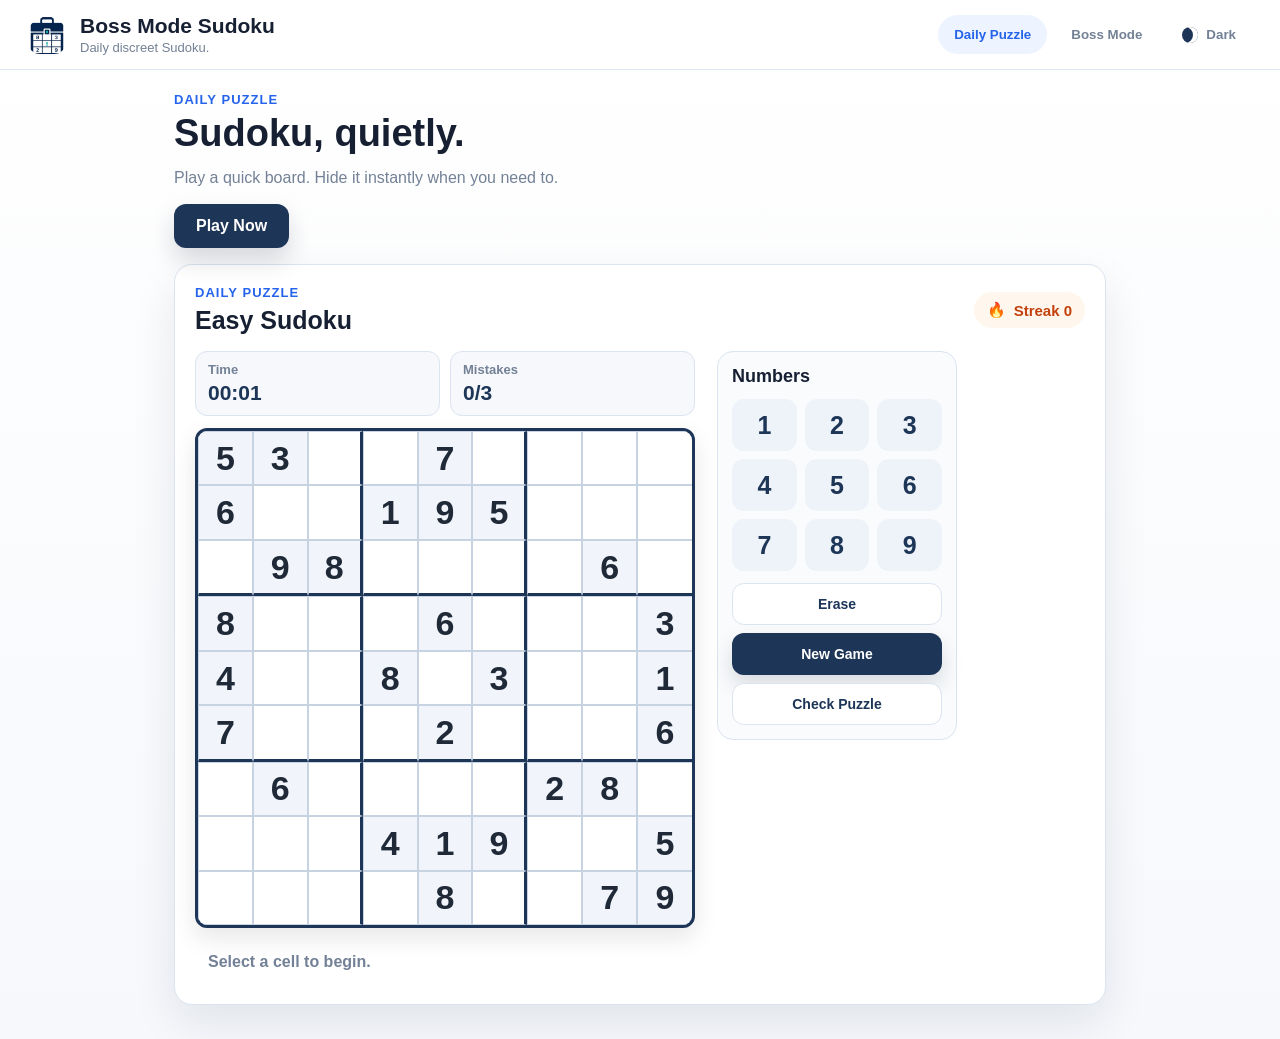
<file: index.html>
<!DOCTYPE html>
<html lang="en">
<head>
  <meta charset="UTF-8" />
  <meta name="viewport" content="width=device-width, initial-scale=1.0"/>
  <title>Boss Mode Sudoku | The Sudoku That Hides Instantly</title>

  <meta
    name="description"
    content="Play Boss Mode Sudoku online. Solve Sudoku and instantly switch to a fake work dashboard."
  />

  <meta
    name="keywords"
    content="sudoku online, sudoku game, boss mode sudoku, office game, hidden game, work mode game"
  />

  <link rel="stylesheet" href="style.css" />
  <link rel="icon" type="image/png" href="assets/logo-icon-transparent.png" />
</head>
<body>

<div class="boss-hotspot" id="bossHotspot" aria-hidden="true"></div>

<header class="app-header">

  <div class="brand">
    <div class="brand-icon">
      <img src="assets/logo-icon-transparent.png" alt="Boss Mode Sudoku logo" />
    </div>

    <div>
      <h1>Boss Mode Sudoku</h1>
      <p>Daily discreet Sudoku.</p>
    </div>
  </div>

  <nav class="header-nav">
    <button class="nav-item active">Daily Puzzle</button>
    <button class="nav-item" id="bossModeBtn">Boss Mode</button>
    <button class="nav-item theme-toggle" id="themeToggle" type="button" aria-pressed="false">
      <span class="theme-toggle-icon" aria-hidden="true"></span>
      <span id="themeToggleText">Dark</span>
    </button>
  </nav>

</header>

<main class="app-shell">

  <section class="hero">

    <span class="eyebrow">Daily Puzzle</span>

    <h2>Sudoku, quietly.</h2>

    <p>Play a quick board. Hide it instantly when you need to.</p>

    <button class="hero-play-btn" id="playNowBtn">Play Now</button>

  </section>

  <section class="game-card">

    <div class="game-top">

      <div>
        <span class="eyebrow">Daily Puzzle</span>
        <h2>Easy Sudoku</h2>
      </div>

      <div class="status-pill">
        <span>&#128293;</span>
        <strong id="streakText">Streak 0</strong>
      </div>

    </div>

    <div class="game-layout">

      <section class="board-wrap">

        <div class="board-header">

          <div class="info-box">
            <span>Time</span>
            <strong id="timer">00:00</strong>
          </div>

          <div class="info-box">
            <span>Mistakes</span>
            <strong id="errors">0/3</strong>
          </div>

        </div>

        <div class="sudoku-board" id="sudokuBoard"></div>

        <p class="message" id="message">Select a cell to begin.</p>

        <button id="shareBtn" class="share-btn hidden">
          Share Result
        </button>

      </section>

      <aside class="side-panel">

        <div class="panel-title">
          <h3>Numbers</h3>
          <p>Click a cell and choose a number.</p>
        </div>

        <div class="number-pad" id="numberPad">
          <button>1</button>
          <button>2</button>
          <button>3</button>
          <button>4</button>
          <button>5</button>
          <button>6</button>
          <button>7</button>
          <button>8</button>
          <button>9</button>
        </div>

        <div class="actions">
          <button class="secondary-btn" id="eraseBtn">Erase</button>
          <button class="primary-btn" id="newGameBtn">New Game</button>
          <button class="secondary-btn" id="checkBtn">Check Puzzle</button>
        </div>

        <div class="focus-box">
          <div>
            <strong>Boss Mode</strong>
            <span>
              Move the mouse left and right several times or click Boss Mode.
            </span>
          </div>

          <div class="focus-dot"></div>
        </div>

        <div class="leaderboard-box">

          <div class="leaderboard-header">
            <div>
              <strong>Leaderboard</strong>
              <span>Best local times</span>
            </div>

            <button id="clearLeaderboardBtn">Clear</button>
          </div>

          <ol id="leaderboardList" class="leaderboard-list"></ol>

        </div>

      </aside>

    </div>

  </section>

  <!-- SEO SECTION -->

  <section class="seo-section">

    <div class="seo-card">
      <h3>What is Boss Mode Sudoku?</h3>

      <p>
        Boss Mode Sudoku is an online Sudoku game that can instantly switch
        into a professional fake dashboard. Perfect for office breaks,
        study pauses and quick brain training.
      </p>
    </div>

    <div class="seo-card">
      <h3>How Boss Mode Works</h3>

      <p>
        Move your mouse left and right several times or click the Boss Mode
        button. The Sudoku board disappears and a realistic analytics
        dashboard appears instantly.
      </p>
    </div>

    <div class="seo-card">
      <h3>Why Play Sudoku Daily?</h3>

      <p>
        Sudoku improves memory, concentration, logical reasoning and mental
        discipline. Playing a few minutes each day is a powerful habit for
        your brain.
      </p>
    </div>

  </section>

</main>

<!-- WORK SCREEN -->

<div class="work-screen" id="blackout">

  <div class="work-header">

    <div>
      <h2>Performance Dashboard</h2>
      <p>Operations summary - Q3 planning workspace</p>
    </div>

    <div class="work-header-actions">
      <span class="sync-status">Synced 2 min ago</span>
      <button id="restoreBtn">Resume Session</button>
    </div>

  </div>

  <div class="work-grid">

    <div class="work-card">
      <div class="metric-header">
        <span>Revenue</span>
        <em class="work-badge green">On Track</em>
      </div>
      <strong>$48,920</strong>
      <p class="positive">+12.4% vs previous month</p>
    </div>

    <div class="work-card">
      <div class="metric-header">
        <span>Tasks</span>
        <em class="work-badge orange">Review</em>
      </div>
      <strong>27</strong>
      <p>8 pending stakeholder review</p>
    </div>

    <div class="work-card">
      <div class="metric-header">
        <span>Risk Index</span>
        <em class="work-badge blue">Stable</em>
      </div>
      <strong>4.2</strong>
      <p>2 items require follow-up</p>
    </div>

    <div class="work-card">
      <div class="metric-header">
        <span>Meetings</span>
        <em class="work-badge gray">Today</em>
      </div>
      <strong>5</strong>
      <p>Next briefing at 3:30 PM</p>
    </div>

  </div>

  <div class="work-main">

    <div class="work-table">

      <h3>Current Projects</h3>

      <table>
        <thead>
          <tr>
            <th>Project</th>
            <th>Owner</th>
            <th>Status</th>
            <th>Deadline</th>
          </tr>
        </thead>

        <tbody>
          <tr>
            <td>Client Report</td>
            <td>Finance Ops</td>
            <td><span class="work-badge blue">In Progress</span></td>
            <td>Today</td>
          </tr>

          <tr>
            <td>Budget Review</td>
            <td>Strategy</td>
            <td><span class="work-badge orange">Pending</span></td>
            <td>Tomorrow</td>
          </tr>

          <tr>
            <td>Marketing Analysis</td>
            <td>Growth</td>
            <td><span class="work-badge green">Completed</span></td>
            <td>Yesterday</td>
          </tr>

          <tr>
            <td>Performance Forecast</td>
            <td>Analytics</td>
            <td><span class="work-badge blue">In Progress</span></td>
            <td>Friday</td>
          </tr>

          <tr>
            <td>Vendor Alignment</td>
            <td>Procurement</td>
            <td><span class="work-badge gray">Queued</span></td>
            <td>Next week</td>
          </tr>
        </tbody>
      </table>

    </div>

    <div class="work-notes">

      <div class="panel-heading">
        <h3>Pipeline Trend</h3>
        <span>Last 6 weeks</span>
      </div>

      <p>
        Revenue quality is improving while review volume remains elevated.
        Prepare updated assumptions before the afternoon status meeting.
      </p>

      <div class="fake-chart" aria-hidden="true">
        <div class="chart-grid"></div>
        <div class="chart-bar" style="height:42%"><span>W1</span></div>
        <div class="chart-bar" style="height:58%"><span>W2</span></div>
        <div class="chart-bar" style="height:51%"><span>W3</span></div>
        <div class="chart-bar" style="height:72%"><span>W4</span></div>
        <div class="chart-bar" style="height:84%"><span>W5</span></div>
        <div class="chart-bar" style="height:68%"><span>W6</span></div>
        <svg class="trend-line" viewBox="0 0 300 140" preserveAspectRatio="none">
          <polyline points="0,96 60,74 120,82 180,45 240,30 300,52" />
        </svg>
      </div>

      <div class="activity-list">
        <div>
          <span class="activity-dot green"></span>
          Forecast model updated
          <small>12:48 PM</small>
        </div>
        <div>
          <span class="activity-dot orange"></span>
          Budget variance pending approval
          <small>11:20 AM</small>
        </div>
        <div>
          <span class="activity-dot blue"></span>
          Client packet exported
          <small>9:05 AM</small>
        </div>
      </div>

    </div>

  </div>

</div>

<script src="script.js"></script>
</body>
</html>
</file>
<file: style.css>
* {
  box-sizing: border-box;
  margin: 0;
  padding: 0;
}

:root {
  --blue: #2563eb;
  --blue-dark: #1d3557;
  --blue-soft: #eef4ff;
  --blue-hover: #dbe7fb;
  --accent: #0f766e;
  --accent-soft: #e8f5f2;
  --text: #172033;
  --muted: #738196;
  --border: #dbe4f0;
  --bg: #f6f8fc;
  --card: #ffffff;
  --error: #ef4444;
  --error-soft: #fee2e2;
  --success: #22c55e;
  --shadow: 0 18px 45px rgba(15, 23, 42, 0.09);
}

body {
  min-height: 100vh;
  background: linear-gradient(180deg, #ffffff, var(--bg));
  color: var(--text);
  font-family: Inter, Arial, Helvetica, sans-serif;
}

body.dark-mode {
  --blue: #8ab4f8;
  --blue-dark: #e8eaed;
  --blue-soft: #2d2d2d;
  --blue-hover: #3a3a3a;
  --accent: #23d18b;
  --accent-soft: #17382c;
  --text: #e8eaed;
  --muted: #a6a6a6;
  --border: #3a3a3a;
  --bg: #151515;
  --card: #242424;
  --error-soft: #3a1f22;
  --shadow: 0 18px 45px rgba(0, 0, 0, 0.28);
  background: #151515;
}

.boss-hotspot {
  position: fixed;
  bottom: 0;
  right: 0;
  width: 88px;
  height: 88px;
  z-index: 800;
  background: transparent;
}

.app-header {
  height: 70px;
  padding: 0 28px;
  border-bottom: 1px solid var(--border);
  background: rgba(255, 255, 255, 0.86);
  backdrop-filter: blur(14px);
  display: flex;
  align-items: center;
  justify-content: space-between;
}

.brand {
  display: flex;
  align-items: center;
  gap: 14px;
}

.brand-icon {
  width: 38px;
  height: 38px;
  border-radius: 12px;
  background: transparent;
  border: none;
  display: flex;
  align-items: center;
  justify-content: center;
  overflow: hidden;
}

.brand-icon img {
  width: 100%;
  height: 100%;
  object-fit: cover;
}

.brand h1 {
  font-size: 21px;
  line-height: 1;
}

.brand p {
  margin-top: 4px;
  font-size: 13px;
  color: var(--muted);
}

.header-nav {
  display: flex;
  align-items: center;
  gap: 8px;
}

.nav-item {
  border: none;
  background: transparent;
  color: var(--muted);
  font-weight: 800;
  padding: 12px 16px;
  border-radius: 999px;
  cursor: pointer;
}

.nav-item.active {
  color: var(--blue);
  background: var(--blue-soft);
}

.theme-toggle {
  display: inline-flex;
  align-items: center;
  gap: 8px;
}

.theme-toggle-icon {
  width: 16px;
  height: 16px;
  border-radius: 50%;
  background: var(--blue-dark);
  box-shadow: inset -5px 0 0 var(--card);
}

body.dark-mode .theme-toggle-icon {
  background: var(--accent);
  box-shadow: 0 0 0 4px rgba(94, 234, 212, 0.12);
}

.app-shell {
  max-width: 980px;
  margin: 0 auto;
  padding: 22px 24px 34px;
}

.hero {
  max-width: 560px;
  margin-bottom: 16px;
}

.eyebrow {
  display: block;
  color: var(--blue);
  font-size: 13px;
  font-weight: 900;
  text-transform: uppercase;
  letter-spacing: 0.08em;
  margin-bottom: 6px;
}

.hero h2 {
  font-size: clamp(28px, 3vw, 38px);
  line-height: 1.08;
  letter-spacing: 0;
  margin-bottom: 12px;
  color: var(--text);
}

.hero p {
  max-width: 500px;
  color: var(--muted);
  font-size: 16px;
  line-height: 1.5;
}

.hero-play-btn {
  margin-top: 14px;
  height: 44px;
  padding: 0 22px;
  border: none;
  border-radius: 12px;
  background: var(--blue-dark);
  color: white;
  font-size: 16px;
  font-weight: 900;
  cursor: pointer;
  box-shadow: 0 12px 24px rgba(15, 23, 42, 0.16);
  transition: transform 0.15s ease, box-shadow 0.15s ease;
}

.hero-play-btn:hover {
  transform: translateY(-2px);
  box-shadow: 0 16px 30px rgba(15, 23, 42, 0.2);
}

.game-card {
  background: var(--card);
  border: 1px solid var(--border);
  border-radius: 18px;
  padding: 20px;
  box-shadow: var(--shadow);
  transition: border-color 0.2s ease, box-shadow 0.2s ease;
}

.game-card.is-solved {
  border-color: rgba(15, 118, 110, 0.45);
  box-shadow: 0 18px 45px rgba(15, 118, 110, 0.13);
}

.game-card.is-game-over {
  border-color: rgba(239, 68, 68, 0.45);
  box-shadow: 0 18px 45px rgba(239, 68, 68, 0.12);
}

.game-top {
  display: flex;
  justify-content: space-between;
  align-items: center;
  margin-bottom: 16px;
}

.game-top h2 {
  font-size: 25px;
  letter-spacing: 0;
}

.status-pill {
  display: flex;
  align-items: center;
  gap: 8px;
  padding: 9px 13px;
  border-radius: 999px;
  background: #fff7ed;
  color: #c2410c;
  font-size: 15px;
}

.game-layout {
  display: grid;
  grid-template-columns: minmax(360px, 500px) 240px;
  gap: 22px;
  align-items: start;
}

.board-wrap {
  min-width: 0;
}

.board-header {
  display: flex;
  gap: 10px;
  margin-bottom: 12px;
}

.info-box {
  flex: 1;
  background: var(--bg);
  border: 1px solid var(--border);
  border-radius: 12px;
  padding: 10px 12px;
}

.info-box span {
  display: block;
  color: var(--muted);
  font-size: 13px;
  font-weight: 800;
  margin-bottom: 4px;
}

.info-box strong {
  color: var(--blue-dark);
  font-size: 21px;
}

.sudoku-board {
  width: 100%;
  max-width: 500px;
  aspect-ratio: 1 / 1;
  display: grid;
  grid-template-columns: repeat(9, 1fr);
  border: 3px solid var(--blue-dark);
  border-radius: 12px;
  overflow: hidden;
  background: var(--blue-dark);
  box-shadow: 0 10px 24px rgba(15, 23, 42, 0.1);
  transition: border-color 0.2s ease, box-shadow 0.2s ease, opacity 0.2s ease;
}

.sudoku-board.is-locked .cell {
  cursor: default;
}

.game-card.is-solved .number-pad button,
.game-card.is-game-over .number-pad button {
  cursor: default;
  opacity: 0.62;
}

.cell {
  background: white;
  border: 1px solid #c8d3e2;
  color: var(--blue-dark);
  display: flex;
  align-items: center;
  justify-content: center;
  font-size: clamp(20px, 3.2vw, 34px);
  font-weight: 700;
  cursor: pointer;
  user-select: none;
  transition: background 0.15s ease, transform 0.12s ease, color 0.15s ease;
}

.cell:hover {
  background: #f4f8ff;
}

.cell.fixed {
  background: #f1f5fb;
  color: #1f2937;
  font-weight: 900;
}

.cell.selected {
  background: #d5f0ea;
  transform: scale(1.04);
  z-index: 3;
  box-shadow: inset 0 0 0 3px var(--accent);
}

.cell.related {
  background: #f1f6fb;
}

.cell.same-number {
  background: var(--accent-soft);
  color: var(--accent);
}

.cell.correct-pop {
  animation: pop 0.18s ease;
}

.cell.error {
  background: var(--error-soft);
  color: var(--error);
  animation: shake 0.22s ease;
}

.cell:nth-child(3n) {
  border-right: 3px solid var(--blue-dark);
}

.cell:nth-child(9n) {
  border-right: none;
}

.cell:nth-child(n + 19):nth-child(-n + 27),
.cell:nth-child(n + 46):nth-child(-n + 54) {
  border-bottom: 3px solid var(--blue-dark);
}

.message {
  min-height: 28px;
  margin-top: 12px;
  color: var(--muted);
  font-weight: 800;
  font-size: 16px;
  line-height: 1.35;
  padding: 10px 12px;
  border: 1px solid transparent;
  border-radius: 12px;
  background: transparent;
}

.message.info {
  color: var(--muted);
}

.message.success {
  color: #0f766e;
  border-color: rgba(15, 118, 110, 0.22);
  background: rgba(15, 118, 110, 0.08);
}

.message.warning {
  color: #b45309;
  border-color: rgba(245, 158, 11, 0.28);
  background: rgba(245, 158, 11, 0.09);
}

.message.danger {
  color: var(--error);
  border-color: rgba(239, 68, 68, 0.25);
  background: rgba(239, 68, 68, 0.08);
}

.side-panel {
  background: #f9fbfd;
  border: 1px solid var(--border);
  border-radius: 16px;
  padding: 14px;
}

.panel-title {
  margin-bottom: 12px;
}

.panel-title h3 {
  font-size: 18px;
  margin-bottom: 6px;
}

.panel-title p {
  display: none;
}

.number-pad {
  display: grid;
  grid-template-columns: repeat(3, 1fr);
  gap: 8px;
}

.number-pad button {
  height: 52px;
  border: none;
  border-radius: 12px;
  background: #edf3f8;
  color: var(--blue-dark);
  font-size: 25px;
  font-weight: 900;
  cursor: pointer;
  transition: transform 0.15s ease, background 0.15s ease, box-shadow 0.15s ease;
}

.number-pad button:hover {
  background: var(--accent-soft);
  transform: translateY(-2px);
  box-shadow: 0 10px 20px rgba(15, 23, 42, 0.1);
}

.actions {
  display: grid;
  gap: 8px;
  margin-top: 12px;
}

.primary-btn,
.secondary-btn {
  height: 42px;
  border: none;
  border-radius: 12px;
  font-size: 14px;
  font-weight: 900;
  cursor: pointer;
  transition: transform 0.15s ease, box-shadow 0.15s ease, background 0.15s ease;
}

.primary-btn {
  background: var(--blue-dark);
  color: white;
  box-shadow: 0 10px 22px rgba(15, 23, 42, 0.14);
}

.secondary-btn {
  background: white;
  color: var(--blue-dark);
  border: 1px solid var(--border);
}

.primary-btn:hover,
.secondary-btn:hover {
  transform: translateY(-2px);
}

.focus-box {
  display: none;
  margin-top: 18px;
  padding: 14px;
  border-radius: 14px;
  background: white;
  border: 1px solid var(--border);
  align-items: center;
  gap: 14px;
}

.focus-box strong {
  display: block;
  color: var(--blue-dark);
  margin-bottom: 4px;
}

.focus-box span {
  display: block;
  color: var(--muted);
  font-size: 13px;
  line-height: 1.35;
}

.focus-dot {
  width: 14px;
  height: 14px;
  border-radius: 50%;
  background: var(--success);
  box-shadow: 0 0 0 6px rgba(34, 197, 94, 0.12);
  flex-shrink: 0;
}

.leaderboard-box {
  display: none;
  margin-top: 18px;
  padding: 14px;
  border-radius: 14px;
  background: white;
  border: 1px solid var(--border);
}

.leaderboard-header {
  display: flex;
  align-items: center;
  justify-content: space-between;
  gap: 16px;
  margin-bottom: 12px;
}

.leaderboard-header strong {
  display: block;
  color: var(--blue-dark);
  margin-bottom: 4px;
}

.leaderboard-header span {
  display: block;
  color: var(--muted);
  font-size: 13px;
}

.leaderboard-header button {
  border: none;
  background: var(--accent-soft);
  color: var(--accent);
  padding: 8px 12px;
  border-radius: 999px;
  font-weight: 900;
  cursor: pointer;
}

.leaderboard-list {
  list-style-position: inside;
  display: grid;
  gap: 8px;
  color: var(--text);
  font-weight: 800;
}

.leaderboard-list li {
  padding: 10px 12px;
  border-radius: 10px;
  background: #f8fbff;
  border: 1px solid var(--border);
}

.leaderboard-empty {
  color: var(--muted);
  font-size: 14px;
  font-weight: 700;
}

/* FAKE WORK SCREEN */

.work-screen {
  position: fixed;
  inset: 0;
  background: #f4f7fb;
  color: #172033;
  display: none;
  z-index: 999;
  padding: 34px;
  overflow: auto;
  font-family: Arial, Helvetica, sans-serif;
}

.work-screen.active {
  display: block;
}

.work-header {
  max-width: 1100px;
  margin: 0 auto 28px;
  display: flex;
  align-items: center;
  justify-content: space-between;
  gap: 24px;
}

.work-header h2 {
  font-size: 34px;
  color: #172033;
  margin-bottom: 6px;
}

.work-header p {
  color: #64748b;
}

.work-header-actions {
  display: flex;
  align-items: center;
  gap: 14px;
}

.sync-status {
  color: #64748b;
  font-size: 13px;
  font-weight: 700;
}

.work-header button {
  border: none;
  background: #2563eb;
  color: #fff;
  padding: 12px 22px;
  border-radius: 10px;
  font-weight: 700;
  cursor: pointer;
}

.work-grid {
  max-width: 1100px;
  margin: 0 auto 24px;
  display: grid;
  grid-template-columns: repeat(4, 1fr);
  gap: 18px;
}

.work-card {
  background: #fff;
  border: 1px solid #dbe4f0;
  border-radius: 14px;
  padding: 20px;
  box-shadow: 0 12px 30px rgba(15, 23, 42, 0.06);
}

.metric-header {
  display: flex;
  align-items: center;
  justify-content: space-between;
  gap: 10px;
  margin-bottom: 12px;
}

.metric-header span {
  color: #64748b;
  font-size: 14px;
  font-weight: 700;
}

.work-card strong {
  display: block;
  color: #0f172a;
  font-size: 32px;
  margin-bottom: 8px;
}

.work-card p {
  color: #64748b;
  font-size: 14px;
}

.work-card .positive {
  color: #16a34a;
}

.work-main {
  max-width: 1100px;
  margin: 0 auto;
  display: grid;
  grid-template-columns: 1.55fr 0.95fr;
  gap: 18px;
}

.work-table,
.work-notes {
  background: #fff;
  border: 1px solid #dbe4f0;
  border-radius: 14px;
  padding: 24px;
  box-shadow: 0 12px 30px rgba(15, 23, 42, 0.06);
}

.work-table h3,
.work-notes h3 {
  margin-bottom: 18px;
  color: #172033;
}

.work-table table {
  width: 100%;
  border-collapse: collapse;
}

.work-table th,
.work-table td {
  padding: 14px 16px;
  border-bottom: 1px solid #e5eaf2;
  text-align: left;
}

.work-table th {
  color: #64748b;
  font-size: 14px;
}

.work-table td {
  color: #172033;
  font-weight: 600;
}

.work-badge {
  display: inline-flex;
  align-items: center;
  white-space: nowrap;
  padding: 6px 10px;
  border-radius: 999px;
  font-size: 12px;
  font-weight: 800;
  font-style: normal;
}

.work-badge.blue {
  background: #dbeafe;
  color: #1d4ed8;
}

.work-badge.orange {
  background: #ffedd5;
  color: #c2410c;
}

.work-badge.green {
  background: #dcfce7;
  color: #15803d;
}

.work-badge.gray {
  background: #f1f5f9;
  color: #475569;
}

.panel-heading {
  display: flex;
  align-items: baseline;
  justify-content: space-between;
  gap: 12px;
  margin-bottom: 14px;
}

.panel-heading h3 {
  margin-bottom: 0;
}

.panel-heading span {
  color: #64748b;
  font-size: 13px;
  font-weight: 700;
}

.work-notes p {
  color: #64748b;
  line-height: 1.5;
  margin-bottom: 24px;
}

.fake-chart {
  height: 220px;
  position: relative;
  display: grid;
  grid-template-columns: repeat(6, 1fr);
  align-items: end;
  gap: 12px;
  padding: 18px 18px 30px;
  border-radius: 16px;
  background: #f8fafc;
  border: 1px solid #e2e8f0;
  overflow: hidden;
}

.chart-grid {
  position: absolute;
  inset: 18px 18px 30px;
  background:
    linear-gradient(to top, rgba(148, 163, 184, 0.22) 1px, transparent 1px);
  background-size: 100% 33.33%;
}

.chart-bar {
  position: relative;
  z-index: 2;
  border-radius: 10px 10px 0 0;
  background: linear-gradient(180deg, #60a5fa, #2563eb);
  min-height: 28px;
}

.chart-bar span {
  position: absolute;
  bottom: -22px;
  left: 50%;
  transform: translateX(-50%);
  color: #64748b;
  font-size: 11px;
  font-weight: 800;
}

.trend-line {
  position: absolute;
  z-index: 3;
  left: 18px;
  right: 18px;
  bottom: 42px;
  width: calc(100% - 36px);
  height: 130px;
  overflow: visible;
}

.trend-line polyline {
  fill: none;
  stroke: #14b8a6;
  stroke-width: 4;
  stroke-linecap: round;
  stroke-linejoin: round;
}

.activity-list {
  display: grid;
  gap: 10px;
  margin-top: 18px;
}

.activity-list div {
  display: grid;
  grid-template-columns: auto 1fr auto;
  align-items: center;
  gap: 10px;
  color: #172033;
  font-size: 13px;
  font-weight: 700;
}

.activity-list small {
  color: #64748b;
  font-size: 12px;
  font-weight: 700;
}

.activity-dot {
  width: 9px;
  height: 9px;
  border-radius: 50%;
}

.activity-dot.green {
  background: #22c55e;
}

.activity-dot.orange {
  background: #f97316;
}

.activity-dot.blue {
  background: #2563eb;
}

.share-btn {
  margin-top: 16px;
  width: 100%;
  height: 50px;
  border: none;
  border-radius: 12px;
  background: var(--accent);
  color: #fff;
  font-size: 15px;
  font-weight: 900;
  cursor: pointer;
  transition: transform 0.15s ease, opacity 0.15s ease;
}

.share-btn:hover {
  transform: translateY(-2px);
}

body.dark-mode .app-header {
  background: rgba(31, 31, 31, 0.94);
}

body.dark-mode .secondary-btn,
body.dark-mode .focus-box,
body.dark-mode .leaderboard-box {
  background: #2b2b2b;
}

body.dark-mode .game-card,
body.dark-mode .side-panel,
body.dark-mode .info-box,
body.dark-mode .number-pad button,
body.dark-mode .leaderboard-list li {
  background: #242424;
}

body.dark-mode .sudoku-board {
  background: #e8eaed;
  border-color: #e8eaed;
  box-shadow: 0 18px 40px rgba(0, 0, 0, 0.32);
}

body.dark-mode .cell {
  background: #1f1f1f;
  border-color: #3a3a3a;
  color: #e8eaed;
}

body.dark-mode .cell:hover {
  background: #2b2b2b;
}

body.dark-mode .cell.fixed {
  background: #2a2a2a;
  color: #ffffff;
}

body.dark-mode .cell.related {
  background: #262d35;
}

body.dark-mode .cell.selected {
  background: #17382c;
  box-shadow: inset 0 0 0 3px #23d18b;
}

body.dark-mode .cell.same-number {
  background: #17382c;
  color: #5eead4;
}

body.dark-mode .cell:nth-child(3n) {
  border-right-color: #e8eaed;
}

body.dark-mode .cell:nth-child(n + 19):nth-child(-n + 27),
body.dark-mode .cell:nth-child(n + 46):nth-child(-n + 54) {
  border-bottom-color: #e8eaed;
}

body.dark-mode .number-pad button:hover {
  background: #333333;
}

body.dark-mode .status-pill {
  background: #2f2518;
  color: #f5c16c;
}

body.dark-mode .message.success {
  color: #5eead4;
  border-color: rgba(94, 234, 212, 0.28);
  background: rgba(35, 209, 139, 0.11);
}

body.dark-mode .message.warning {
  color: #f5c16c;
  border-color: rgba(245, 193, 108, 0.28);
  background: rgba(245, 193, 108, 0.1);
}

body.dark-mode .message.danger {
  color: #f87171;
  border-color: rgba(248, 113, 113, 0.28);
  background: rgba(248, 113, 113, 0.1);
}

body.dark-mode .game-card.is-solved {
  border-color: rgba(94, 234, 212, 0.45);
  box-shadow: 0 18px 45px rgba(35, 209, 139, 0.12);
}

body.dark-mode .game-card.is-game-over {
  border-color: rgba(248, 113, 113, 0.5);
  box-shadow: 0 18px 45px rgba(248, 113, 113, 0.1);
}

body.dark-mode .seo-card h3 {
  color: var(--text);
}

body.dark-mode .hero-play-btn,
body.dark-mode .primary-btn {
  background: var(--accent);
  color: #0b1020;
}

.hidden {
  display: none;
}

.seo-section {
  display: none;
  margin-top: 22px;
  grid-template-columns: repeat(3, 1fr);
  gap: 16px;
}

.seo-card {
  background: transparent;
  border-top: 1px solid var(--border);
  padding: 18px 0 0;
}

.seo-card h3 {
  font-size: 17px;
  margin-bottom: 8px;
  color: #172033;
}

.seo-card p {
  color: #64748b;
  line-height: 1.55;
  font-size: 14px;
}

@keyframes pop {
  from { transform: scale(0.82); }
  to { transform: scale(1); }
}

@keyframes shake {
  0%, 100% { transform: translateX(0); }
  25% { transform: translateX(-4px); }
  75% { transform: translateX(4px); }
}

@media (max-width: 980px) {
  .app-header {
    height: auto;
    padding: 18px;
    flex-wrap: wrap;
    gap: 14px;
  }

  .header-nav {
    display: grid;
    grid-template-columns: repeat(2, minmax(0, 1fr));
    width: 100%;
    gap: 10px;
  }

  .nav-item.active {
    display: none;
  }

  .nav-item {
    min-height: 44px;
    padding: 10px 12px;
    text-align: center;
  }

  .game-layout {
    grid-template-columns: 1fr;
    gap: 22px;
  }

  .sudoku-board {
    max-width: 500px;
    margin: 0 auto;
  }

  .side-panel {
    width: 100%;
  }

  .number-pad button {
    height: 62px;
  }

  .work-main {
    grid-template-columns: 1fr;
  }

  .work-grid {
    grid-template-columns: repeat(2, 1fr);
  }

  .seo-section {
    grid-template-columns: 1fr;
  }
}

@media (max-width: 560px) {
  .app-shell {
    padding: 14px 12px 24px;
  }

  .app-header {
    padding: 14px;
  }

  .brand {
    gap: 10px;
    min-width: 0;
  }

  .hero h2 {
    font-size: 28px;
  }

  .hero p {
    font-size: 15px;
  }

  .hero-play-btn {
    width: 100%;
  }

  .game-card {
    padding: 14px;
    border-radius: 16px;
  }

  .game-top {
    align-items: flex-start;
    gap: 10px;
    flex-direction: column;
  }

  .game-top h2 {
    font-size: 23px;
  }

  .brand h1 {
    font-size: 20px;
  }

  .brand p {
    display: none;
  }

  .brand-icon {
    width: 36px;
    height: 36px;
  }

  .board-header {
    gap: 8px;
  }

  .info-box {
    padding: 10px;
    border-radius: 12px;
  }

  .info-box strong {
    font-size: 22px;
  }

  .sudoku-board {
    border-radius: 10px;
    border-width: 2px;
  }

  .cell {
    font-size: clamp(18px, 7vw, 30px);
  }

  .cell:nth-child(3n) {
    border-right-width: 2px;
  }

  .cell:nth-child(n + 19):nth-child(-n + 27),
  .cell:nth-child(n + 46):nth-child(-n + 54) {
    border-bottom-width: 2px;
  }

  .side-panel {
    padding: 16px;
    border-radius: 14px;
  }

  .number-pad {
    gap: 8px;
  }

  .number-pad button {
    height: 48px;
    border-radius: 10px;
    font-size: 24px;
  }

  .actions {
    gap: 10px;
  }

  .primary-btn,
  .secondary-btn,
  .share-btn {
    height: 48px;
  }

  .message {
    font-size: 14px;
    padding: 9px 10px;
  }

  .work-screen {
    padding: 20px;
  }

  .work-header {
    align-items: flex-start;
    flex-direction: column;
    gap: 14px;
  }

  .work-header-actions {
    width: 100%;
    align-items: stretch;
    flex-direction: column;
  }

  .work-table {
    overflow-x: auto;
  }

  .work-header h2 {
    font-size: 28px;
  }

  .work-grid {
    grid-template-columns: 1fr;
  }

  .work-table,
  .work-notes {
    padding: 18px;
  }

  .work-table table {
    min-width: 640px;
  }

  .activity-list div {
    grid-template-columns: auto 1fr;
  }

  .activity-list small {
    grid-column: 2;
  }
}
</file>
